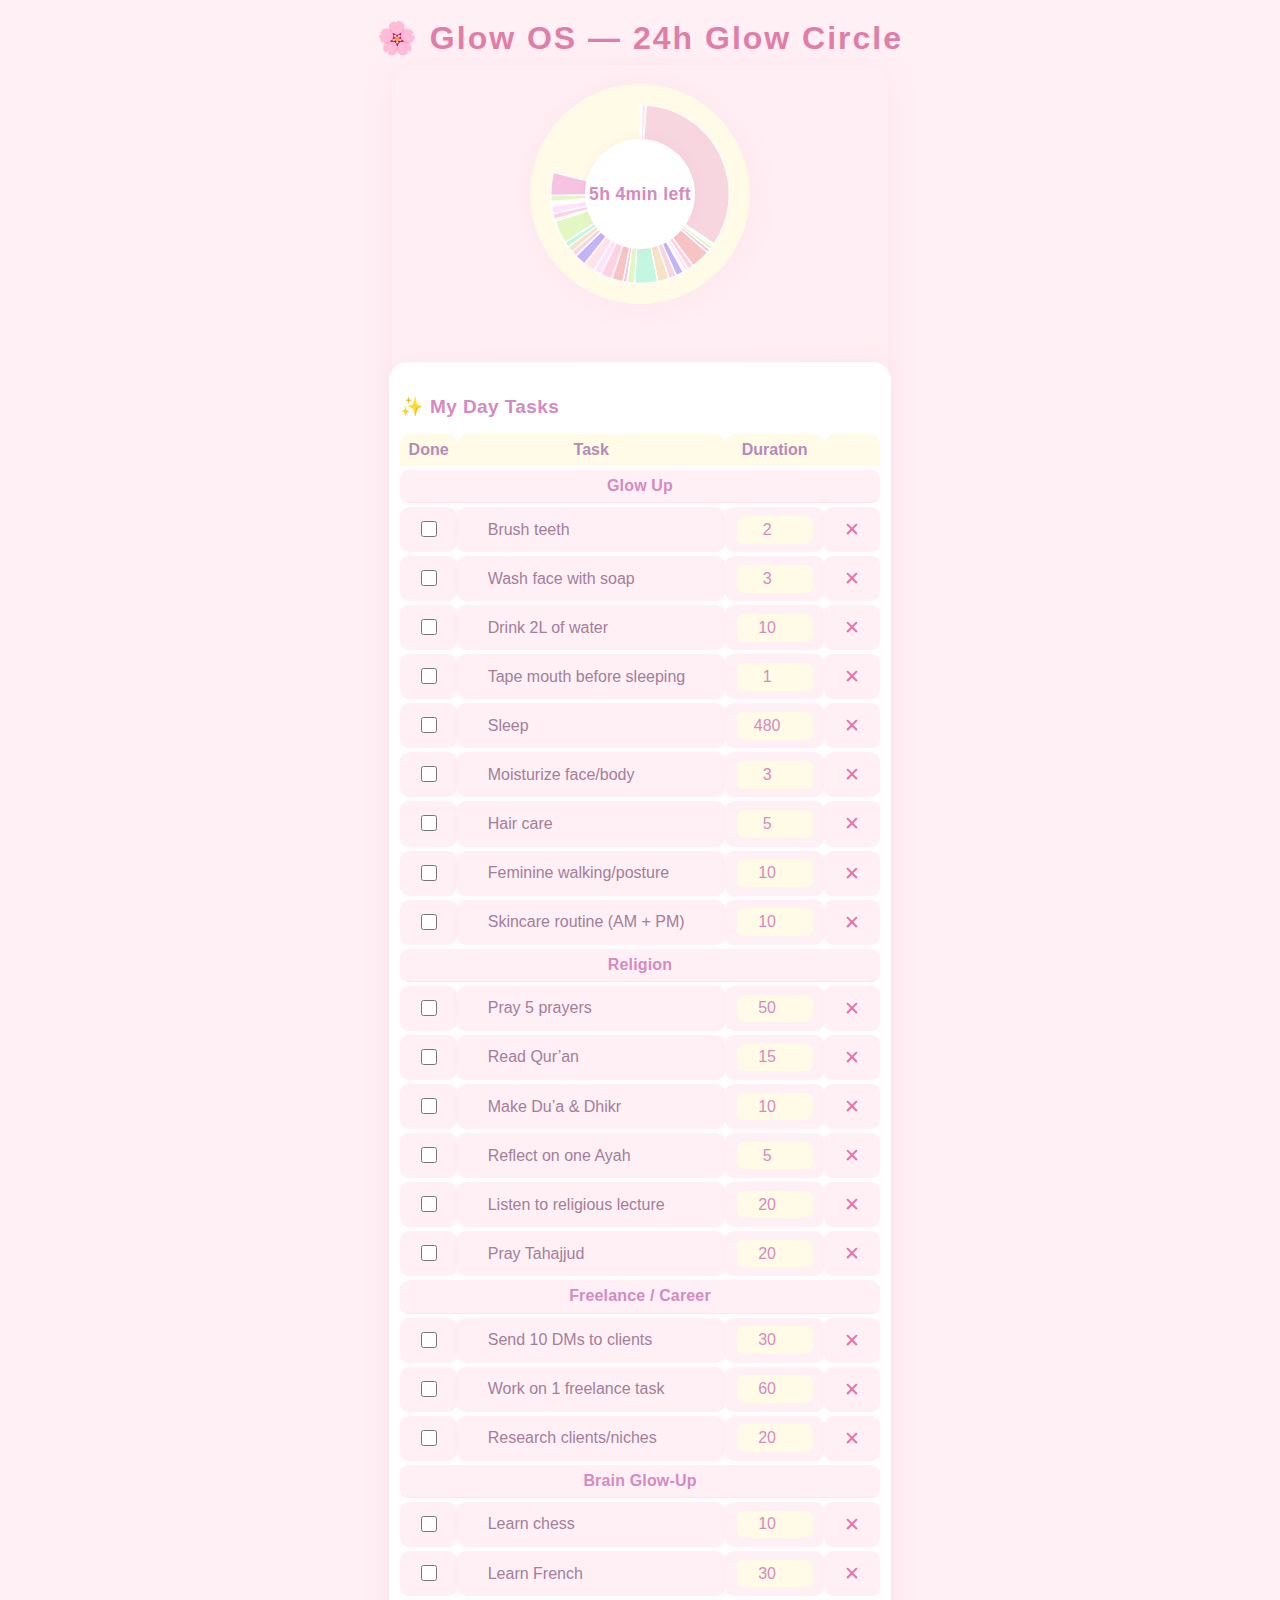
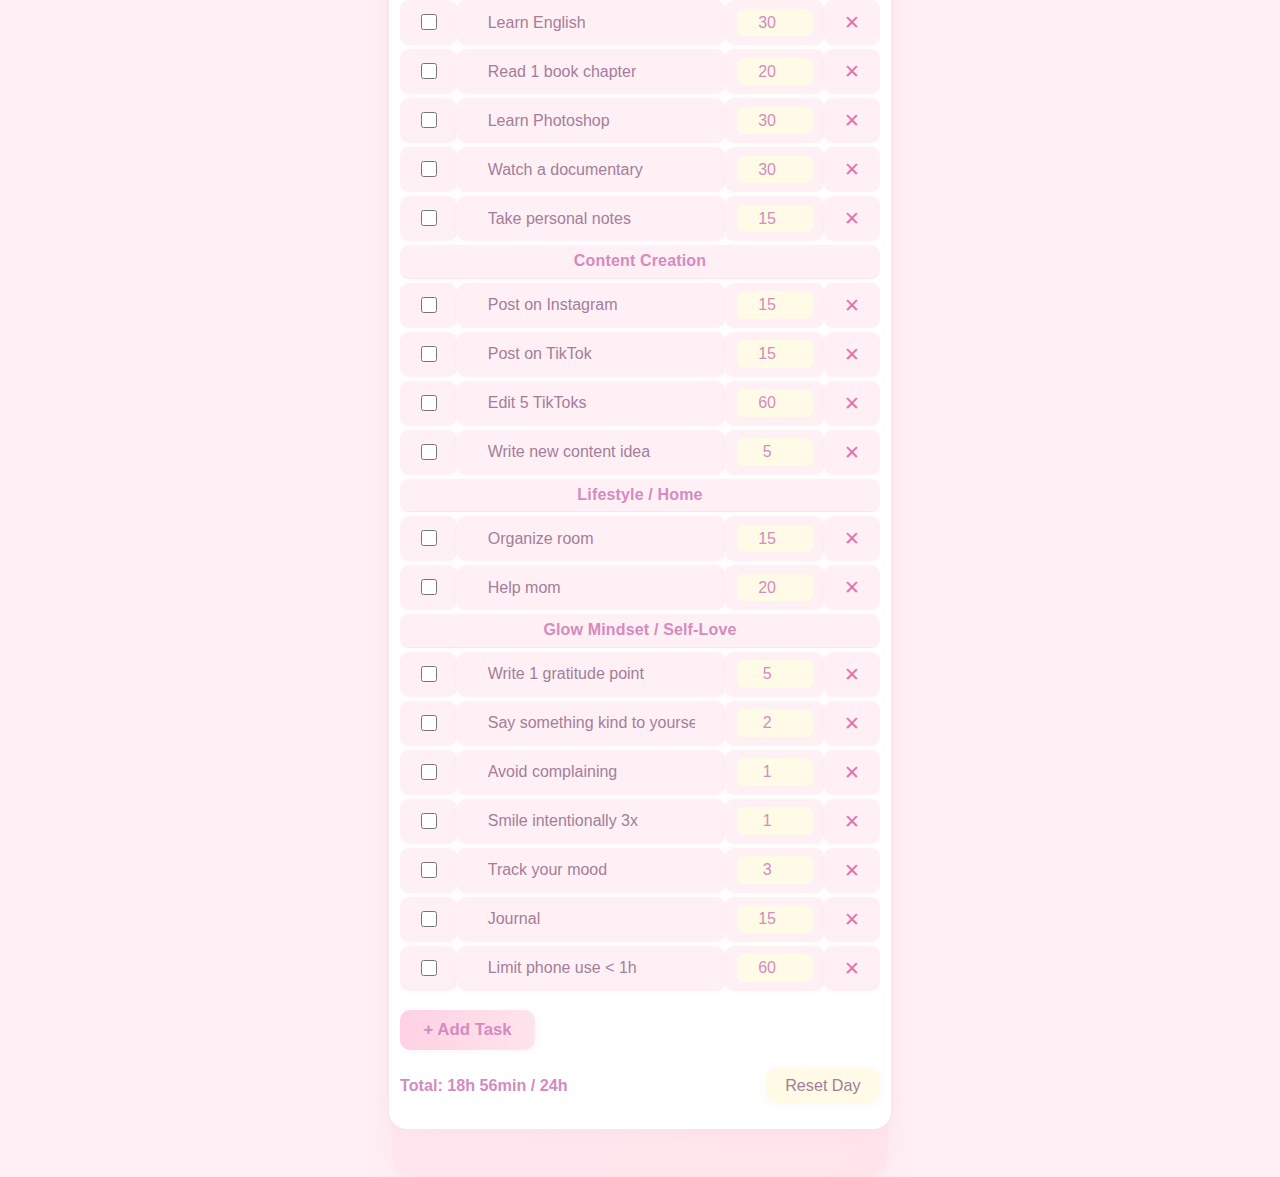
<file: index.html>
<!DOCTYPE html>
<html lang="en">
<head>
  <meta charset="UTF-8">
  <meta name="viewport" content="width=device-width, initial-scale=1.0">
  <title>Glow OS — 24h Glow Circle</title>
  <link rel="stylesheet" href="style.css">
</head>
<body>
  <header class="glow-header">
    <h1>🌸 Glow OS — 24h Glow Circle</h1>
  </header>
  <main class="glow-dashboard">
    <section class="circle-section">
      <div class="circle-container">
        <svg id="glow-circle" viewBox="0 0 320 320" width="320" height="320"></svg>
        <div class="circle-center">
          <span id="circle-time-left"></span>
        </div>
      </div>
      <div class="circle-warning" id="circle-warning"></div>
    </section>
    <section class="task-section">
      <h2>✨ My Day Tasks</h2>
      <div class="task-table-wrapper">
        <table class="task-table" id="task-table">
          <thead>
            <tr>
              <th>Done</th>
              <th>Task</th>
              <th>Duration</th>
              <th></th>
            </tr>
          </thead>
          <tbody id="task-list">
            <!-- Populated by JS -->
          </tbody>
        </table>
        <button id="add-task-btn" class="add-task-btn">+ Add Task</button>
      </div>
      <div class="task-footer">
        <span id="total-time"></span>
        <button id="reset-btn" class="reset-btn">Reset Day</button>
      </div>
    </section>
  </main>
  <script src="dashboard.js"></script>
</body>
</html>
</file>
<file: style.css>
/* Glow OS Styles */
body {
  background: var(--bg-gradient, #fff0f5);
  font-family: 'Segoe UI', sans-serif;
  margin: 0;
  padding: 0;
  color: #5c3a57;
  min-height: 100vh;
  transition: background 0.7s cubic-bezier(.6,.2,.2,1);
}
:root {
  --bg-happy: linear-gradient(135deg, #fff0f5 0%, #ffe4ec 100%);
  --bg-neutral: linear-gradient(135deg, #fffbe6 0%, #ffe4ec 100%);
  --bg-sad: linear-gradient(135deg, #e3eafc 0%, #fff0f5 100%);
}

/* Motivational Quote Box */
.quote-section {
  display: flex;
  justify-content: center;
  margin: 0.5rem 0 1.1rem 0;
}
.quote-box {
  background: #fffbe6;
  border-radius: 16px;
  box-shadow: 0 0 18px rgba(224,126,168,0.10);
  padding: 0.95rem 1.2rem;
  font-size: 1.06rem;
  color: #a37e9a;
  font-style: italic;
  max-width: 340px;
  min-width: 0;
  margin: 0 auto;
  transition: box-shadow 0.3s;
  position: relative;
  z-index: 1;
}
.quote-box:before {
  content: '💬';
  position: absolute;
  left: 1rem;
  top: 0.7rem;
  font-size: 1.1rem;
  opacity: 0.5;
}

/* Progress Flower/Star */
.progress-section {
  display: flex;
  flex-direction: column;
  align-items: center;
  margin-bottom: 1.1rem;
}
.progress-flower {
  width: 68px;
  height: 68px;
  margin-bottom: 0.5rem;
  display: flex;
  align-items: center;
  justify-content: center;
  background: none;
}
.progress-label {
  font-size: 1rem;
  color: #e07ea8;
  font-weight: 600;
  margin-bottom: 0.2rem;
}

/* History Bar */
.history-section {
  background: #fff;
  border-radius: 16px;
  box-shadow: 0 0 12px rgba(0,0,0,0.08);
  margin-bottom: 1.3rem;
  padding: 1rem 1rem 1.1rem 1rem;
}
.history-section h2 {
  color: #e07ea8;
  font-size: 1.08rem;
  margin-bottom: 0.8rem;
}
.history-bar {
  display: flex;
  gap: 0.4rem;
  justify-content: center;
  margin-bottom: 0.1rem;
}
.history-dot {
  width: 18px;
  height: 18px;
  border-radius: 50%;
  background: #ffe4ec;
  border: 2px solid #e07ea8;
  box-shadow: 0 0 6px rgba(224,126,168,0.07);
  display: flex;
  align-items: center;
  justify-content: center;
  font-size: 1rem;
  color: #fff;
  transition: background 0.25s, border 0.25s;
}
.history-dot.filled {
  background: #e07ea8;
  border: 2px solid #fffbe6;
  color: #fffbe6;
}

/* Journal Section */
.journal-section {
  background: #ffe4ec;
  border-radius: 16px;
  box-shadow: 0 0 12px rgba(224,126,168,0.08);
  margin-bottom: 1.3rem;
  padding: 1.1rem 1rem 1.2rem 1rem;
}
.journal-section h2 {
  color: #c76ca8;
  font-size: 1.08rem;
  margin-bottom: 0.7rem;
}
.journal-prompt {
  font-size: 1rem;
  color: #a37e9a;
  margin-bottom: 0.6rem;
  font-style: italic;
}
#journal-entry {
  width: 100%;
  min-height: 68px;
  border-radius: 12px;
  border: 1px solid #e07ea8;
  padding: 0.7rem 0.8rem;
  font-size: 1rem;
  margin-bottom: 0.6rem;
  background: #fff;
  color: #5c3a57;
  resize: vertical;
  box-shadow: 0 0 8px rgba(224,126,168,0.07);
  transition: border 0.2s;
}
#journal-entry:focus {
  border: 1.5px solid #e07ea8;
  outline: none;
}
.journal-save-btn {
  background: #e07ea8;
  color: #fff;
  border: none;
  border-radius: 12px;
  padding: 0.5rem 1.2rem;
  font-size: 1rem;
  cursor: pointer;
  font-weight: 600;
  box-shadow: 0 0 8px rgba(224,126,168,0.10);
  transition: background 0.2s, transform 0.18s;
}
.journal-save-btn:hover {
  background: #c76ca8;
  transform: scale(1.06);
}


.glow-header {
  text-align: center;
  padding: 1.2rem 0 0.5rem 0;
}
.glow-header h1 {
  font-size: 2rem;
  letter-spacing: 2px;
  color: #e07ea8;
  font-weight: 700;
  margin: 0;
}

.dashboard {
  max-width: 400px;
  margin: 0 auto;
  padding: 0 1rem 2rem 1rem;
}

.habit-section {
  background: #ffe4ec;
  border-radius: 16px;
  box-shadow: 0 0 12px rgba(0,0,0,0.08);
  margin-bottom: 1.3rem;
  padding: 1rem 1rem 0.5rem 1rem;
}
.habit-section h2 {
  font-size: 1.1rem;
  color: #c76ca8;
  margin: 0 0 0.7rem 0;
  font-weight: 600;
}
.habit-list {
  display: flex;
  flex-direction: column;
  gap: 0.7rem;
  margin-bottom: 0.6rem;
}

.habit-box {
  background: #fff;
  border-radius: 14px;
  box-shadow: 0 0 8px rgba(224,126,168,0.08);
  display: flex;
  align-items: center;
  padding: 0.7rem 1rem;
  transition: background 0.2s, opacity 0.2s;
  font-size: 1rem;
  color: #5c3a57;
  position: relative;
  min-height: 2.5rem;
}

.habit-checkbox {
  accent-color: #e07ea8;
  margin-right: 0.9rem;
  width: 1.1em;
  height: 1.1em;
}

.habit-actions {
  margin-left: auto;
  display: flex;
  gap: 0.3rem;
}
.habit-btn {
  background: #ffe4ec;
  border: none;
  border-radius: 50%;
  width: 2em;
  height: 2em;
  display: flex;
  align-items: center;
  justify-content: center;
  font-size: 1.1em;
  cursor: pointer;
  margin-left: 0.2em;
  transition: background 0.18s, transform 0.18s, box-shadow 0.18s;
  box-shadow: 0 0 6px rgba(224,126,168,0.09);
  color: #e07ea8;
}
.habit-btn:hover, .habit-btn:focus {
  background: #e07ea8;
  color: #fff;
  transform: scale(1.12);
  outline: none;
}
/* === Glow OS 24h Glow Circle Dashboard Styles === */
.glow-dashboard {
  max-width: 480px;
  margin: 0 auto;
  padding: 1.2rem 0.5rem 2.5rem 0.5rem;
  display: flex;
  flex-direction: column;
  align-items: center;
  background: var(--bg-happy);
  border-radius: 22px;
  box-shadow: 0 4px 32px 0 rgba(223, 126, 168, 0.10);
}

.circle-section {
  display: flex;
  flex-direction: column;
  align-items: center;
  margin-bottom: 1.6rem;
  width: 100%;
}
.circle-container {
  position: relative;
  width: 220px;
  height: 220px;
  margin: 0 auto 0.8rem auto;
  background: #fffbe6;
  border-radius: 50%;
  box-shadow: 0 0 32px 0 rgba(224,126,168,0.08);
  display: flex;
  align-items: center;
  justify-content: center;
}
#glow-circle {
  width: 220px;
  height: 220px;
  display: block;
}
.circle-center {
  position: absolute;
  top: 50%;
  left: 50%;
  transform: translate(-50%, -50%);
  width: 110px;
  height: 110px;
  background: #fff;
  border-radius: 50%;
  box-shadow: 0 0 12px 0 rgba(224,126,168,0.09);
  display: flex;
  align-items: center;
  justify-content: center;
  font-size: 1.1rem;
  color: #d48bbf;
  font-weight: 600;
  letter-spacing: 0.02em;
  text-align: center;
}
.circle-warning {
  color: #e573a9;
  font-size: 1rem;
  background: #fff0f5;
  border-radius: 12px;
  padding: 0.5em 1em;
  margin-top: 0.7em;
  box-shadow: 0 0 10px 0 rgba(224,126,168,0.04);
  display: none;
}

.task-section {
  width: 100%;
  background: #fff;
  border-radius: 18px;
  box-shadow: 0 0 18px rgba(224,126,168,0.07);
  padding: 1.1rem 0.7rem 1.6rem 0.7rem;
  margin-top: 1.2rem;
  margin-bottom: 0.5rem;
}
.task-section h2 {
  color: #d48bbf;
  font-size: 1.19rem;
  margin-bottom: 0.7rem;
  font-weight: 700;
  letter-spacing: 0.02em;
}
.task-table-wrapper {
  overflow-x: auto;
}
.task-table {
  width: 100%;
  border-collapse: separate;
  border-spacing: 0 0.3rem;
  background: none;
}
.task-table th, .task-table td {
  text-align: center;
  padding: 0.45em 0.3em;
  font-size: 1rem;
}

.task-group-header {
  background: linear-gradient(90deg, #ffe4ec 0%, #fffbe6 100%);
  color: #d48bbf;
  font-weight: 700;
  font-size: 1.05rem;
  letter-spacing: 0.01em;
  border-radius: 12px;
  text-align: left;
  padding: 0.7em 0.8em 0.5em 0.8em;
  border-bottom: 1px solid #ffe4ec;
  margin-top: 0.7em;
}

.task-table th {
  color: #b68ab6;
  font-weight: 600;
  background: #fffbe6;
  border-radius: 10px 10px 0 0;
}
.task-table td {
  background: #fff0f5;
  border-radius: 9px;
  box-shadow: 0 1px 6px 0 rgba(224,126,168,0.04);
}
.task-name-input {
  border: none;
  background: transparent;
  font-size: 1rem;
  color: #a37e9a;
  border-radius: 7px;
  padding: 0.3em 0.5em;
  outline: none;
  transition: background 0.2s;
}
.task-name-input:focus {
  background: #ffe4ec;
}
.task-duration-input {
  width: 60px;
  border: none;
  background: #fffbe6;
  color: #d48bbf;
  border-radius: 7px;
  font-size: 1rem;
  padding: 0.3em 0.5em;
  outline: none;
  text-align: center;
  transition: background 0.2s;
}
.task-duration-input:focus {
  background: #ffe4ec;
}
.task-done-checkbox {
  width: 1.2em;
  height: 1.2em;
  accent-color: #d48bbf;
}
.task-delete-btn {
  background: none;
  border: none;
  color: #e573a9;
  font-size: 1.2em;
  border-radius: 50%;
  padding: 0.2em 0.6em;
  cursor: pointer;
  transition: background 0.2s;
}
.task-delete-btn:hover {
  background: #ffe4ec;
}
.add-task-btn {
  margin: 0.9em 0 0.3em 0;
  background: linear-gradient(90deg, #ffd1e3 0%, #ffe4ec 100%);
  color: #d48bbf;
  border: none;
  border-radius: 10px;
  padding: 0.6em 1.4em;
  font-size: 1.05em;
  font-weight: 600;
  cursor: pointer;
  box-shadow: 0 2px 8px 0 rgba(224,126,168,0.07);
  transition: background 0.2s, box-shadow 0.2s;
}
.add-task-btn:hover {
  background: linear-gradient(90deg, #ffe4ec 0%, #ffd1e3 100%);
  box-shadow: 0 4px 16px 0 rgba(224,126,168,0.11);
}
.reset-btn {
  background: #fffbe6;
  color: #a37e9a;
  border: none;
  border-radius: 10px;
  padding: 0.5em 1.2em;
  font-size: 1em;
  font-weight: 500;
  margin-left: 1em;
  cursor: pointer;
  box-shadow: 0 2px 8px 0 rgba(224,126,168,0.06);
  transition: background 0.2s, color 0.2s;
}
.reset-btn:hover {
  background: #ffe4ec;
  color: #e573a9;
}
.task-footer {
  margin-top: 0.8em;
  display: flex;
  align-items: center;
  justify-content: space-between;
  font-size: 1.01em;
  color: #b68ab6;
}
#total-time {
  font-weight: 600;
  color: #d48bbf;
}

@media (max-width: 600px) {
  .glow-dashboard {
    max-width: 100vw;
    padding: 0.7rem 0.1rem 1.5rem 0.1rem;
    border-radius: 0;
  }
  .circle-container, #glow-circle {
    width: 96vw;
    height: 96vw;
    max-width: 320px;
    max-height: 320px;
  }
  .circle-center {
    width: 44vw;
    height: 44vw;
    min-width: 70px;
    min-height: 70px;
    max-width: 110px;
    max-height: 110px;
    font-size: 1rem;
  }
  .task-section {
    padding: 0.7rem 0.2rem 1.1rem 0.2rem;
  }
}

.habit-btn:active {
  background: #c76ca8;
}

.habit-edit-input {
  border: 1px solid #e07ea8;
  border-radius: 10px;
  padding: 0.3em 0.7em;
  font-size: 1em;
  margin-right: 0.4em;
  width: 70%;
  max-width: 180px;
  background: #fffbe6;
  color: #5c3a57;
}
.habit-edit-save {
  background: #e07ea8;
  color: #fff;
  border: none;
  border-radius: 10px;
  padding: 0.3em 0.9em;
  font-size: 1em;
  cursor: pointer;
  margin-left: 0.2em;
  transition: background 0.18s, transform 0.18s;
}
.habit-edit-save:hover {
  background: #c76ca8;
  transform: scale(1.08);
}

.add-habit-row {
  display: flex;
  align-items: center;
  gap: 0.5em;
  margin-top: 0.2em;
}
.add-habit-input {
  border: 1px solid #e07ea8;
  border-radius: 10px;
  padding: 0.3em 0.7em;
  font-size: 1em;
  width: 70%;
  background: #fffbe6;
  color: #5c3a57;
}
.add-habit-btn {
  background: #e07ea8;
  color: #fff;
  border: none;
  border-radius: 12px;
  padding: 0.3em 1em;
  font-size: 1em;
  cursor: pointer;
  transition: background 0.18s, transform 0.18s;
}
.add-habit-btn:hover {
  background: #c76ca8;
  transform: scale(1.07);
}

.add-habit-trigger {
  background: #ffe4ec;
  color: #e07ea8;
  border: none;
  border-radius: 12px;
  padding: 0.4em 1.1em;
  font-size: 1em;
  cursor: pointer;
  margin-top: 0.6em;
  transition: background 0.18s, transform 0.18s;
  box-shadow: 0 0 6px rgba(224,126,168,0.09);
}
.add-habit-trigger:hover {
  background: #e07ea8;
  color: #fff;
  transform: scale(1.07);
}


.habit-box.completed {
  opacity: 0.5;
  text-decoration: line-through;
  background: #ffe4ec;
}

.mood-section {
  background: #fff;
  border-radius: 16px;
  box-shadow: 0 0 12px rgba(0,0,0,0.08);
  margin-bottom: 1.3rem;
  padding: 1rem 1rem 1.2rem 1rem;
  text-align: center;
}
.mood-section h2 {
  color: #e07ea8;
  font-size: 1.1rem;
  font-weight: 600;
  margin-bottom: 1rem;
}
.mood-tracker {
  display: flex;
  justify-content: center;
  gap: 1.2rem;
}
.mood-btn {
  background: #ffe4ec;
  border: none;
  border-radius: 50%;
  box-shadow: 0 0 8px rgba(224,126,168,0.08);
  font-size: 2rem;
  padding: 0.7em 0.9em;
  cursor: pointer;
  transition: transform 0.18s, background 0.2s;
}
.mood-btn:hover,
.mood-btn.selected {
  background: #e07ea8;
  color: #fff;
  transform: scale(1.12);
}

/* Responsive */
@media (max-width: 500px) {
  .dashboard {
    padding: 0 0.2rem 2rem 0.2rem;
  }
  .habit-section, .mood-section {
    padding: 0.7rem 0.5rem 0.5rem 0.5rem;
  }
}
</file>
